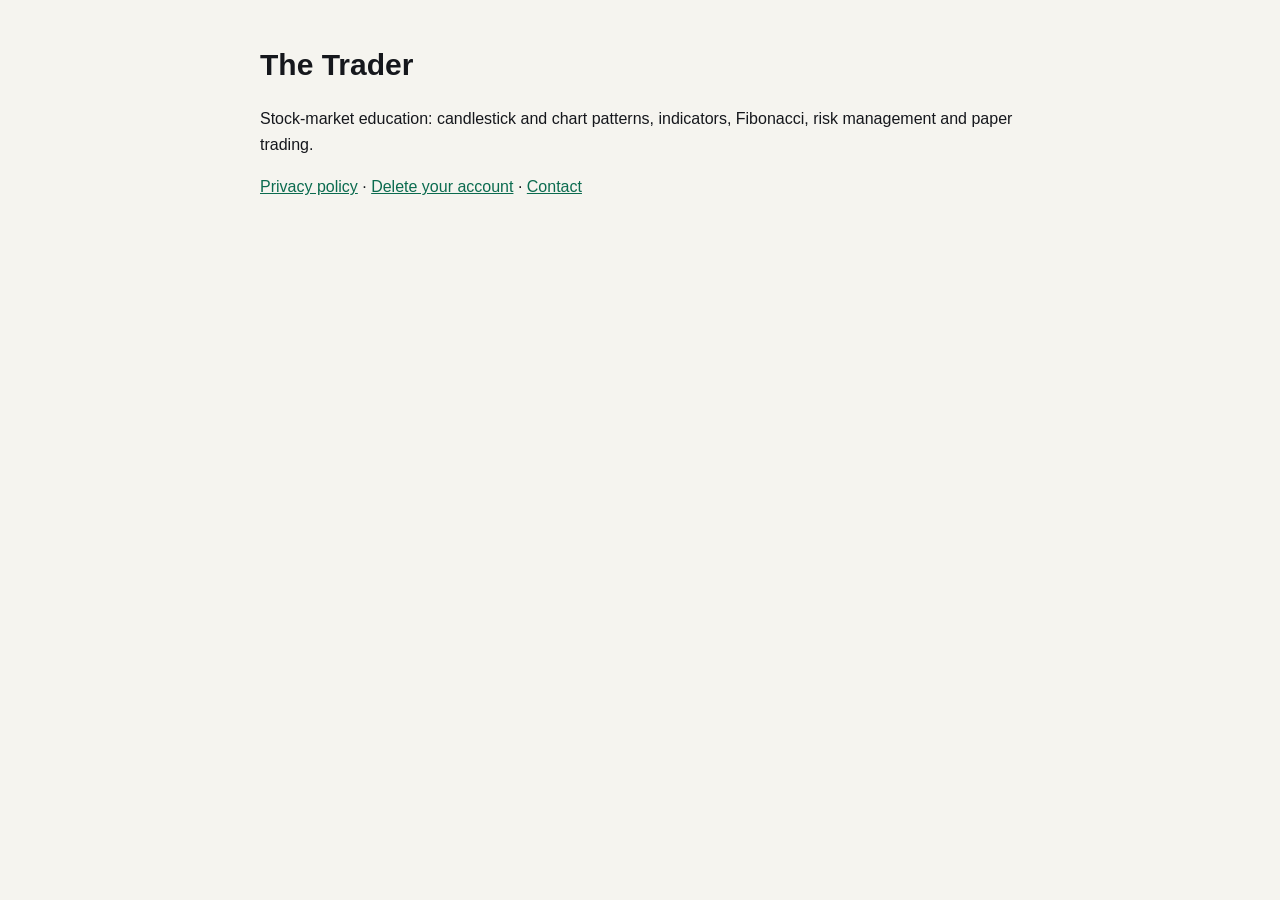
<file: index.html>
<!doctype html><html lang="en"><head><meta charset="utf-8"><meta name="viewport" content="width=device-width,initial-scale=1"><title>The Trader</title><link rel="stylesheet" href="style.css"></head>
<body><main><h1>The Trader</h1><p>Stock-market education: candlestick and chart patterns, indicators, Fibonacci, risk management and paper trading.</p>
<p><a href="privacy.html">Privacy policy</a> · <a href="delete-account.html">Delete your account</a> · <a href="mailto:mvlsaikrishna@gmail.com">Contact</a></p></main></body></html>
</file>
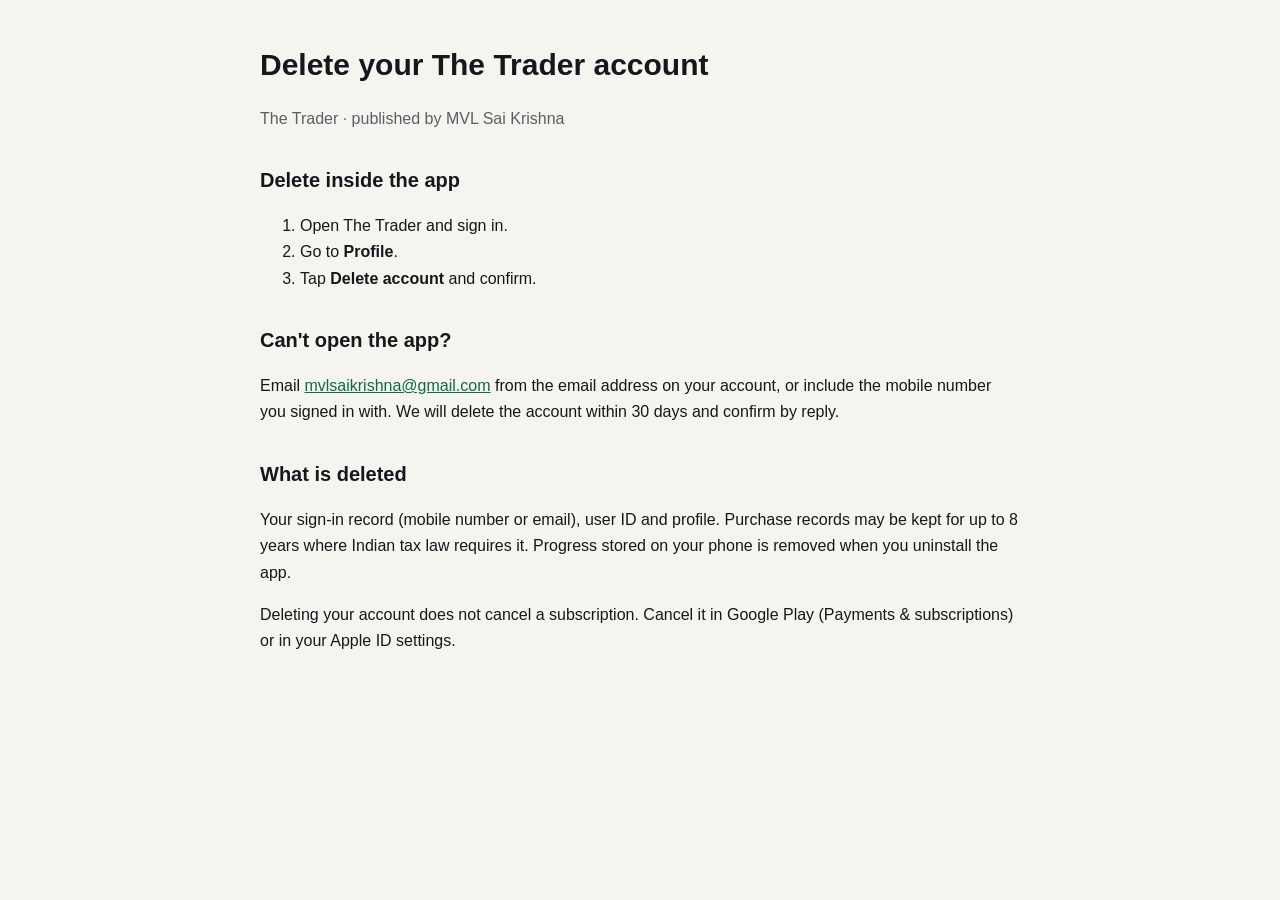
<file: delete-account.html>
<!doctype html>
<html lang="en"><head><meta charset="utf-8"><meta name="viewport" content="width=device-width,initial-scale=1">
<title>Delete your account – The Trader</title><link rel="stylesheet" href="style.css"></head>
<body><main>
<h1>Delete your The Trader account</h1>
<p class="muted">The Trader · published by MVL Sai Krishna</p>
<h2>Delete inside the app</h2>
<ol><li>Open The Trader and sign in.</li><li>Go to <b>Profile</b>.</li><li>Tap <b>Delete account</b> and confirm.</li></ol>
<h2>Can't open the app?</h2>
<p>Email <a href="mailto:mvlsaikrishna@gmail.com?subject=Delete%20my%20The%20Trader%20account">mvlsaikrishna@gmail.com</a> from the email address on your account, or include the mobile number you signed in with. We will delete the account within 30 days and confirm by reply.</p>
<h2>What is deleted</h2>
<p>Your sign-in record (mobile number or email), user ID and profile. Purchase records may be kept for up to 8 years where Indian tax law requires it. Progress stored on your phone is removed when you uninstall the app.</p>
<p>Deleting your account does not cancel a subscription. Cancel it in Google Play (Payments &amp; subscriptions) or in your Apple ID settings.</p>
</main></body></html>
</file>
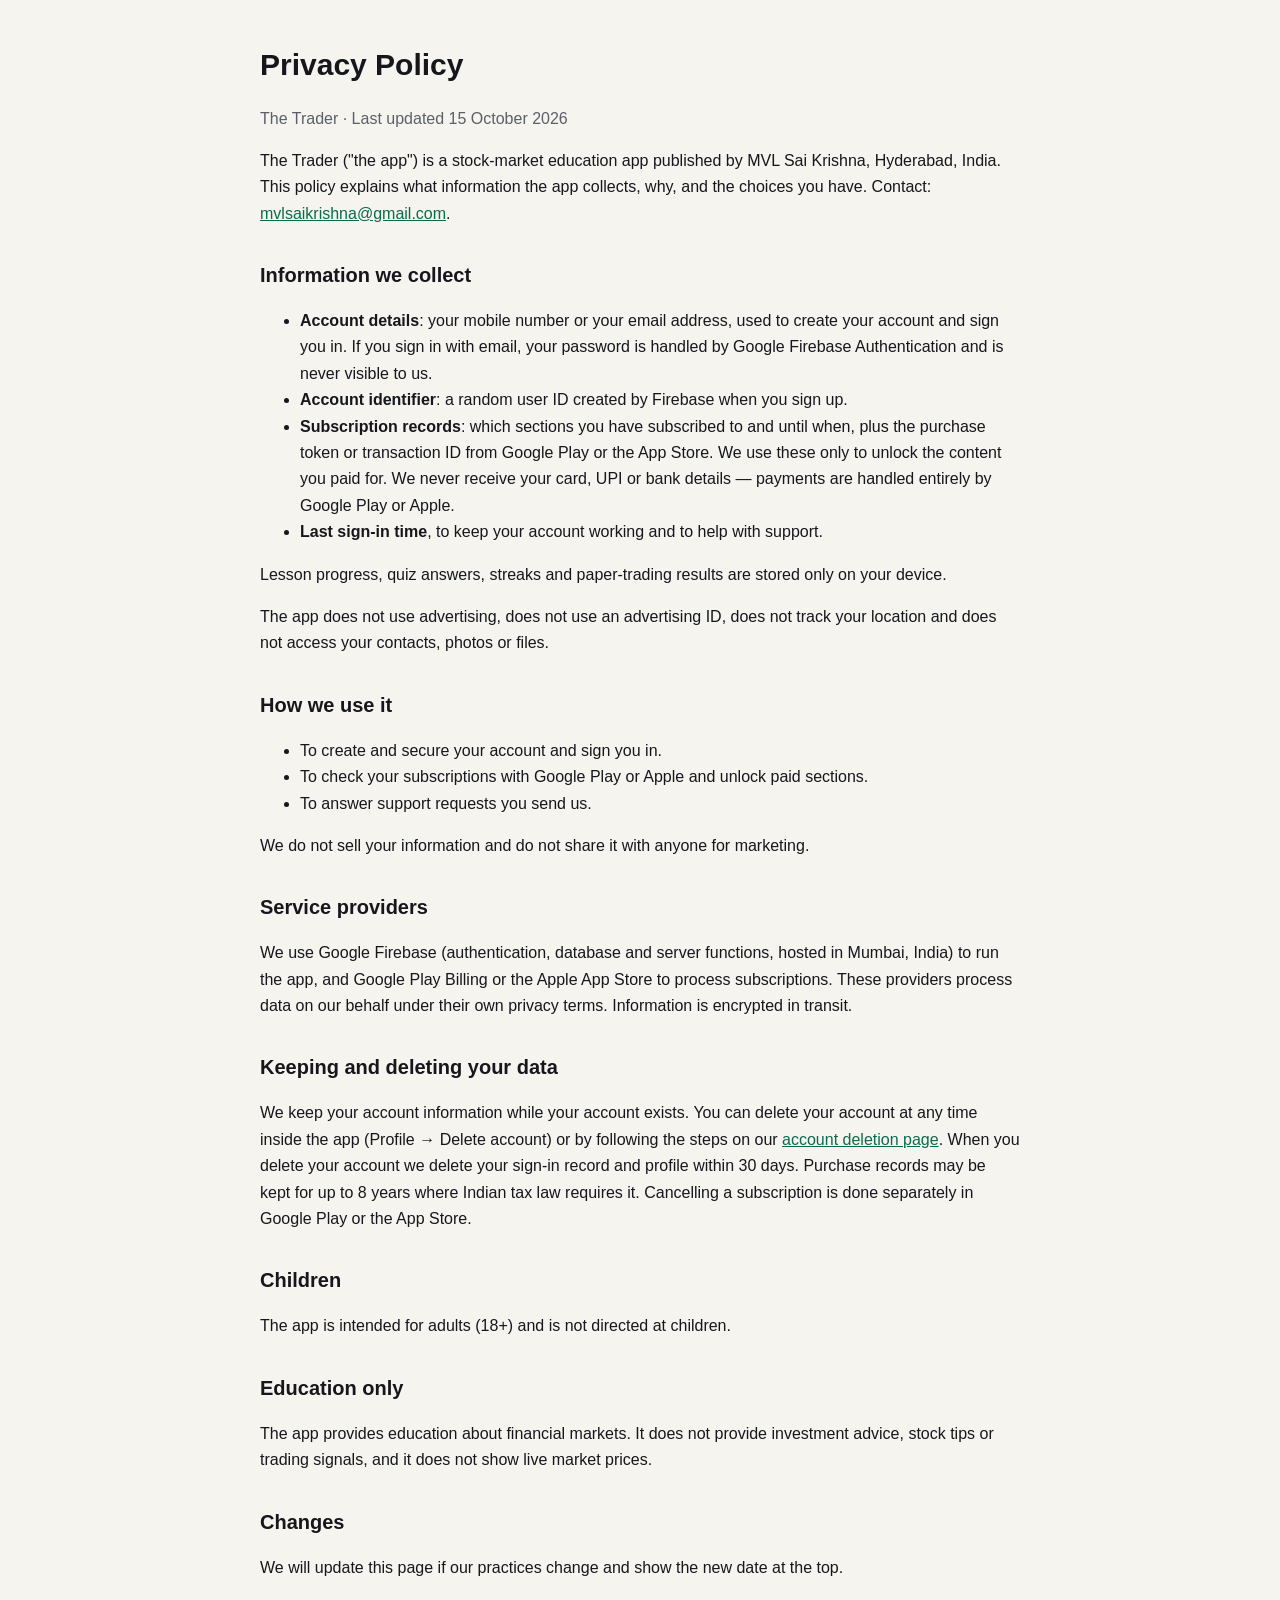
<file: privacy.html>
<!doctype html>
<html lang="en"><head><meta charset="utf-8"><meta name="viewport" content="width=device-width,initial-scale=1">
<title>Privacy Policy – The Trader</title><link rel="stylesheet" href="style.css"></head>
<body><main>
<h1>Privacy Policy</h1>
<p class="muted">The Trader · Last updated 15 October 2026</p>

<p>The Trader ("the app") is a stock-market education app published by MVL Sai Krishna, Hyderabad, India. This policy explains what information the app collects, why, and the choices you have. Contact: <a href="mailto:mvlsaikrishna@gmail.com">mvlsaikrishna@gmail.com</a>.</p>

<h2>Information we collect</h2>
<ul>
<li><b>Account details</b>: your mobile number or your email address, used to create your account and sign you in. If you sign in with email, your password is handled by Google Firebase Authentication and is never visible to us.</li>
<li><b>Account identifier</b>: a random user ID created by Firebase when you sign up.</li>
<li><b>Subscription records</b>: which sections you have subscribed to and until when, plus the purchase token or transaction ID from Google Play or the App Store. We use these only to unlock the content you paid for. We never receive your card, UPI or bank details — payments are handled entirely by Google Play or Apple.</li>
<li><b>Last sign-in time</b>, to keep your account working and to help with support.</li>
</ul>
<p>Lesson progress, quiz answers, streaks and paper-trading results are stored only on your device.</p>
<p>The app does not use advertising, does not use an advertising ID, does not track your location and does not access your contacts, photos or files.</p>

<h2>How we use it</h2>
<ul>
<li>To create and secure your account and sign you in.</li>
<li>To check your subscriptions with Google Play or Apple and unlock paid sections.</li>
<li>To answer support requests you send us.</li>
</ul>
<p>We do not sell your information and do not share it with anyone for marketing.</p>

<h2>Service providers</h2>
<p>We use Google Firebase (authentication, database and server functions, hosted in Mumbai, India) to run the app, and Google Play Billing or the Apple App Store to process subscriptions. These providers process data on our behalf under their own privacy terms. Information is encrypted in transit.</p>

<h2>Keeping and deleting your data</h2>
<p>We keep your account information while your account exists. You can delete your account at any time inside the app (Profile → Delete account) or by following the steps on our <a href="delete-account.html">account deletion page</a>. When you delete your account we delete your sign-in record and profile within 30 days. Purchase records may be kept for up to 8 years where Indian tax law requires it. Cancelling a subscription is done separately in Google Play or the App Store.</p>

<h2>Children</h2>
<p>The app is intended for adults (18+) and is not directed at children.</p>

<h2>Education only</h2>
<p>The app provides education about financial markets. It does not provide investment advice, stock tips or trading signals, and it does not show live market prices.</p>

<h2>Changes</h2>
<p>We will update this page if our practices change and show the new date at the top.</p>
</main></body></html>
</file>
<file: style.css>
:root{--ink:#15171C;--paper:#F5F4EF;--muted:#5B5F68;--green:#0B6B4F}
body{margin:0;background:var(--paper);color:var(--ink);font:16px/1.65 -apple-system,"Segoe UI",Roboto,sans-serif}
main{max-width:760px;margin:0 auto;padding:40px 20px 80px}
h1{font-size:30px;margin:0 0 4px}h2{font-size:20px;margin:32px 0 8px}
.muted{color:var(--muted)}a{color:var(--green)}
</file>
